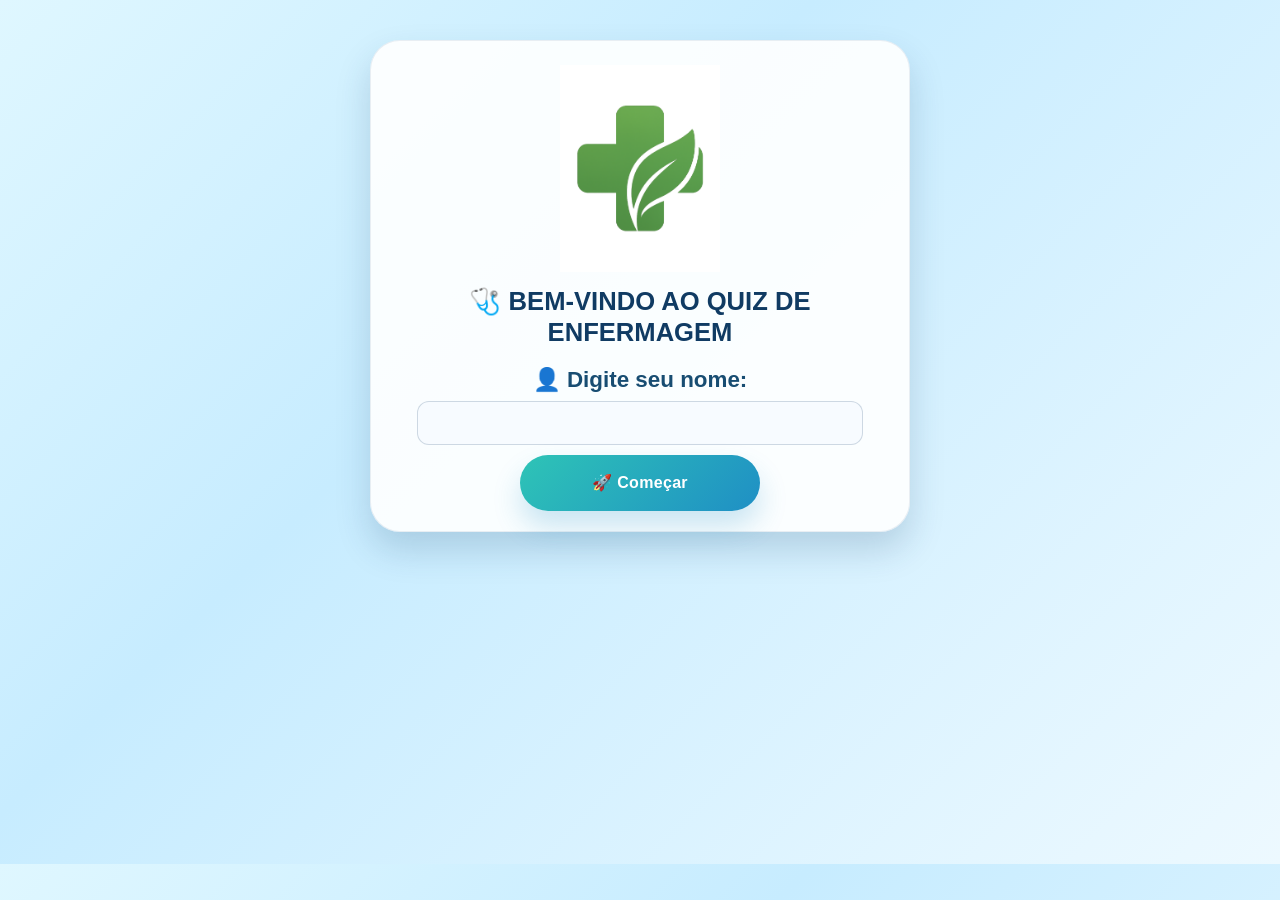
<file: projeto-enfermagens/index.html>
<!DOCTYPE html>
<html lang="pt-br">

<head>
    <meta charset="UTF-8">
    <meta name="viewport" content="width=device-width, initial-scale=1.0">
    <title>Document</title>
    <link rel="stylesheet" href="estilos/inicio.css" media="all">
    <link rel="stylesheet" href="estilos/inicio02.css" media="screen and (max-width: 768px)">
    <link rel="icon" type="image/png" sizes="128x128" href="/img/Design sem nome.png">
</head>

<body>
    <div id="corpo">
        <header>
            <img id="logo-inicio" src="img/logo.png" alt="Logo do quiz de enfermagem">
            <h1 id="titulo">
                🩺 BEM-VINDO AO QUIZ DE ENFERMAGEM
            </h1>
        </header>
        <form autocomplete="on" method="get" action="perguntas.html">
            <p id="dnome">
                <label for="inome">👤 Digite seu nome: <input type="text" name="nome" id="inome" required pattern="[A-Za-zÀ-ÿ ]+" title="Por favor, digite apenas letras."></label>
            </p>
            <p id="inicial"><button id="iinicial" type="submit">🚀 Começar </button></p>
        </form>
    </div>
    <script src="script.js">
    </script>
</body>
</html>
</file>
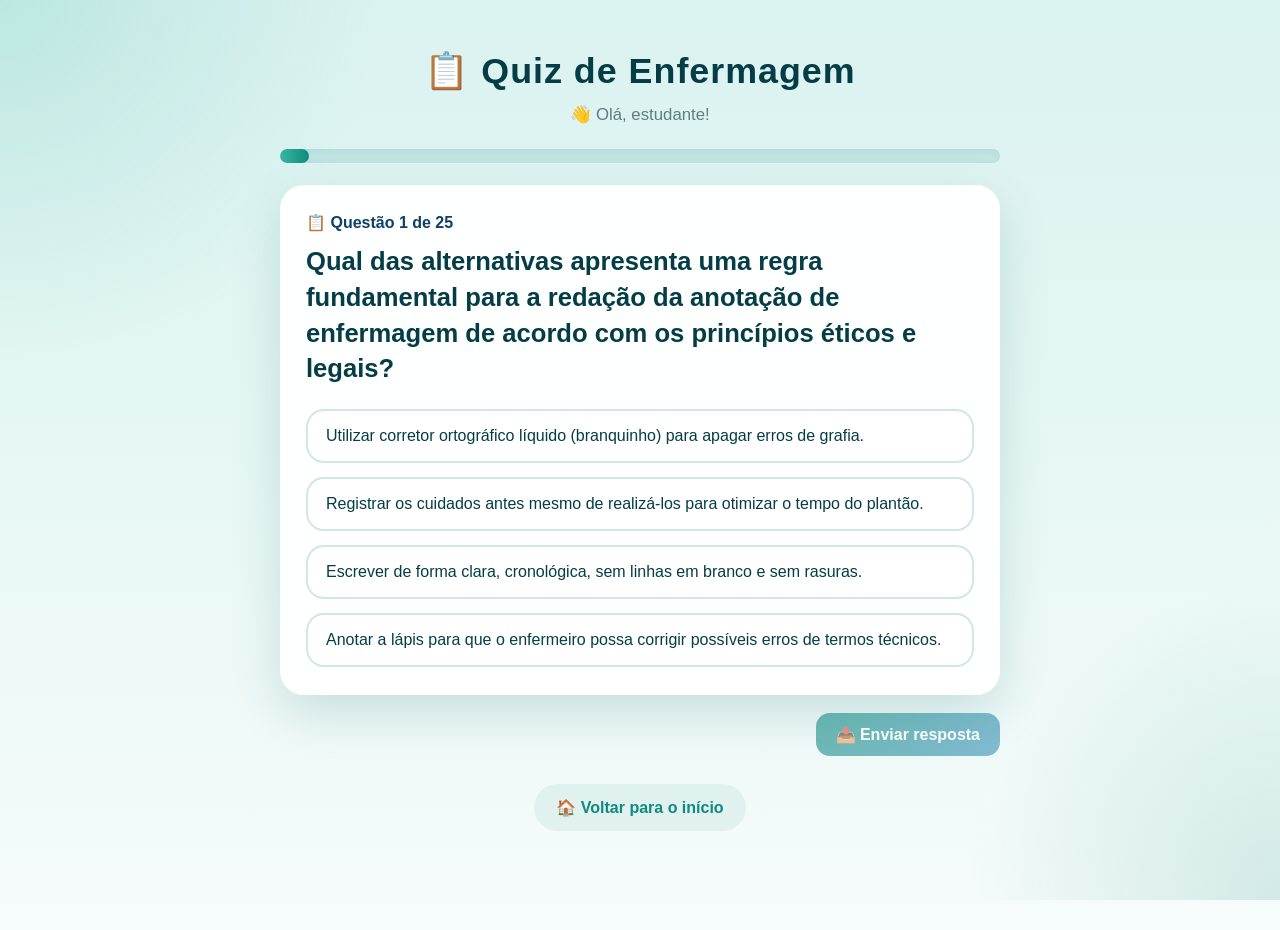
<file: projeto-enfermagens/perguntas.html>
<!DOCTYPE html>
<html lang="pt-br">

<head>
    <meta charset="UTF-8">
    <meta name="viewport" content="width=device-width, initial-scale=1.0">
    <link rel="stylesheet" href="estilos/pergutas.css">
    <title>Document</title>
</head>

<body>
    <div class="quiz-container">
        <header>
            <h1 id="titulo">📋 Quiz de Enfermagem</h1>
            <p id="welcome-message">👋 Olá, estudante!</p>
        </header>

        <main>
            <div class="progress-bar">
                <div class="progress-fill" id="progress-fill"></div>
            </div>

            <section class="question-box">
                <p class="question-number" id="question-number">Pergunta 1 de 5</p>
                <h2 class="question-text" id="question-text">Pergunta será carregada aqui.</h2>
                <div class="answers" id="answers"></div>
            </section>

            <div class="controls">
                <button id="submit-btn" type="button" class="submit-button">📤 Enviar resposta</button>
            </div>
            <div class="result-box hidden" id="result-box">
                <h2>🏆 Resultado</h2>
                <p id="score-text"></p>
                <p id="evaluation-text"></p>
                <button id="retry-btn" type="button">🔄 Refazer</button>
            </div>
        </main>

        <footer>
            <a href="index.html" class="back-link">🏠 Voltar para o início</a>
        </footer>
    </div>

    <script src="script.js"></script>
</body>

</html>
</file>
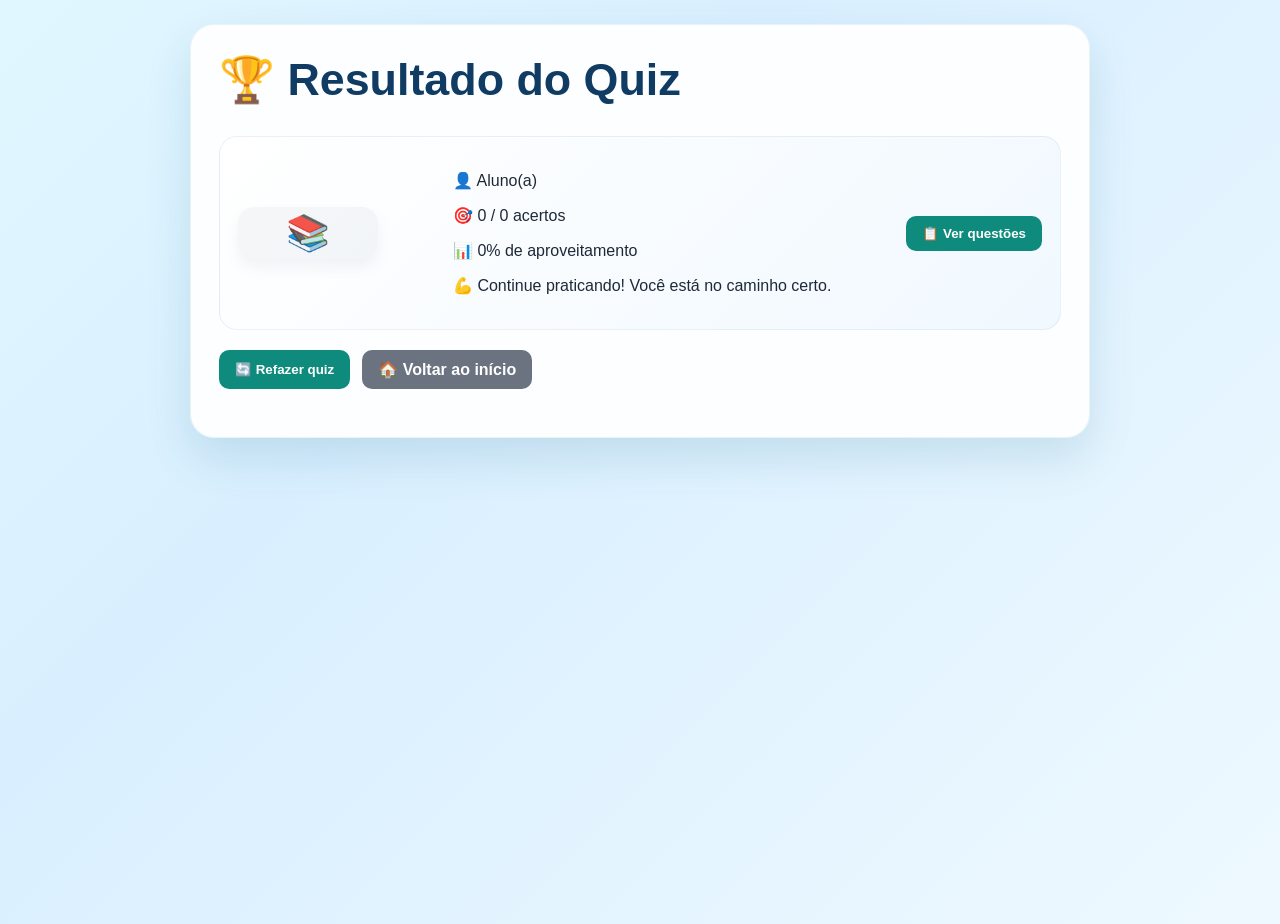
<file: projeto-enfermagens/resultado.html>
<!DOCTYPE html>
<html lang="pt-BR">
<head>
    <meta charset="UTF-8">
    <meta name="viewport" content="width=device-width, initial-scale=1.0">
    <title>Resultado do Quiz</title>
    <link rel="stylesheet" href="resultado.css">
</head>
<body>
    <div id="confetti-layer" class="confetti-layer" aria-hidden="true"></div>

    <main class="container">
        <h1>🏆 Resultado do Quiz</h1>
        <section class="score-box">
            <div id="celebration" class="celebration" aria-hidden="true"></div>
            <div class="result-summary">
                <p id="player-name" class="player-name">👤 Nome:</p>
                <p id="score-text" class="score-text"></p>
                <p id="percentage-text" class="percentage-text"></p>
                <p id="performance-message" class="performance-message"></p>
            </div>
            <button class="btn" id="toggle-review">📋 Ver questões</button>
        </section>

        <section class="actions">
            <button class="btn btn-secondary" id="retry-btn">🔄 Refazer quiz</button>
            <a class="btn btn-link" href="index.html">🏠 Voltar ao início</a>
        </section>

        <section class="review" id="review-section"></section>
    </main>

    <script src="resultado.js"></script>
</body>
</html>
</file>
<file: projeto-enfermagens/estilos/inicio.css>
@charset "UTF8";
* {
    margin: 0px;
    padding: 0px;
}

html,
body {
    height: 96vh;
    width: 100%;
}

body {
    font-family: Arial, Helvetica, sans-serif;
    background: linear-gradient(135deg, #dff7ff 0%, #c7ecff 38%, #edf9ff 100%);
    padding-top: 20px;
    overflow-x: hidden;
    animation: pageFadeIn 1s ease forwards;
}

header {
    display: flex;
    flex-direction: column;
    align-items: center;
    gap: 14px;
    width: 100%;
}

img#logo-inicio {
    width: min(160px, 42vw);
    max-width: 180px;
    height: auto;
    opacity: 0;
    transform: translateY(-18px);
    animation: fadeInUp 0.9s ease forwards;
    animation-delay: 0.2s;
}

h1#titulo {
    text-align: center;
    color: #103b63;
    opacity: 0;
    transform: translateY(-18px);
    animation: fadeInUp 0.9s ease forwards;
    animation-delay: 0.2s;
    font-size: clamp(1.5rem, 2vw, 2.6rem);
    line-height: 1.2;
}

div#corpo {
    background: rgba(255, 255, 255, 0.9);
    margin: auto;
    width: min(92vw, 540px);
    min-height: auto;
    padding: 24px 18px 20px;
    border-radius: 30px;
    margin-top: 20px;
    box-shadow: 0px 18px 35px rgba(16, 59, 99, 0.18);
    display: flex;
    justify-content: center;
    align-items: center;
    flex-direction: column;
    gap: 18px;
    opacity: 0;
    transform: translateY(24px);
    animation: fadeInUp 1s ease forwards;
    animation-delay: 0.35s;
    box-sizing: border-box;
    border: 1px solid rgba(16, 59, 99, 0.08);
}

p#dnome {
    padding-top: 0;
    font-size: clamp(1.1em, 2vw, 1.4em);
    width: 100%;
    text-align: center;
    color: #184d72;
    font-weight: 700;
}

input#inome {
    height: 44px;
    width: 100%;
    max-width: 100%;
    border-radius: 12px;
    border: 1.5px solid rgba(16, 59, 99, 0.18);
    padding: 0 12px;
    box-sizing: border-box;
    margin-top: 8px;
    font-size: 1rem;
    background: #f7fbff;
    transition: border-color 0.2s ease, box-shadow 0.2s ease;
} 

input#inome:focus {
    outline: none;
    border-color: #2ca8d8;
    box-shadow: 0 0 0 4px rgba(44, 168, 216, 0.12);
}

p#inicial {
    padding-top: 0;
    text-align: center;
    font-size: 1.5em;
    margin: 0;
}

button#iinicial {
    border: none;
    border-radius: 999px;
    min-width: 240px;
    height: 56px;
    cursor: pointer;
    padding: 0 28px;
    margin-top: 10px;
    background: linear-gradient(135deg, #2ec4b6, #1f8fc5);
    color: white;
    font-size: 1rem;
    font-weight: 800;
    letter-spacing: 0.02em;
    white-space: nowrap;
    transition: transform 0.25s ease, box-shadow 0.25s ease, filter 0.25s ease;
    transform: scale(0.95);
    animation: popIn 0.8s ease 0.5s both;
    box-shadow: 0 16px 28px rgba(31, 143, 197, 0.22);
}

button#iinicial:hover {
    transform: translateY(-2px) scale(1.02);
    box-shadow: 0 18px 32px rgba(31, 143, 197, 0.28);
    filter: brightness(1.03);
}

@media (min-width: 1400px) {
    body {
        padding-top: 40px;
    }

    div#corpo {
        width: min(70vw, 900px);
        padding: 40px 36px;
        gap: 28px;
        border-radius: 40px;
    }

    header {
        gap: 20px;
    }

    img#logo-inicio {
        width: min(260px, 20vw);
        max-width: 320px;
    }

    h1#titulo {
        font-size: clamp(2rem, 2.8vw, 3rem);
    }

    p#dnome {
        font-size: clamp(1.5rem, 1.8vw, 2.2rem);
    }

    input#inome {
        height: 56px;
        font-size: 1.2rem;
    }

    button#iinicial {
        width: 90px;
        height: 90px;
        background-size: 45px;
        padding: 40px;
    }
}

@media (max-width: 768px) {
    body {
        padding-top: 0;
        height: auto;
        min-height: 100vh;
        display: flex;
        align-items: center;
        justify-content: center;
    }

    div#corpo {
        width: min(94vw, 460px);
        padding: 16px 14px;
        gap: 12px;
        margin: 10px 0;
        border-radius: 22px;
    }

    header {
        gap: 10px;
    }

    img#logo-inicio {
        width: min(110px, 32vw);
    }

    h1#titulo {
        font-size: clamp(1.1rem, 4.3vw, 1.4rem);
        line-height: 1.2;
    }

    p#dnome {
        font-size: clamp(0.95rem, 3.2vw, 1.2rem);
    }

    input#inome {
        height: 38px;
        font-size: 0.95rem;
    }

    button#iinicial {
        min-width: 200px;
        height: 48px;
        padding: 0 20px;
        font-size: 0.95rem;
        margin-top: 10px;
    }
}

@keyframes pageFadeIn {
    from { opacity: 0; }
    to { opacity: 1; }
}

@keyframes fadeInUp {
    from { opacity: 0; transform: translateY(24px); }
    to { opacity: 1; transform: translateY(0); }
}

@keyframes popIn {
    0% { opacity: 0; transform: scale(0.6); }
    60% { opacity: 1; transform: scale(1.08); }
    100% { transform: scale(1); }
}
</file>
<file: projeto-enfermagens/estilos/inicio02.css>
/*@charset "UTF-8";
div#corpo {
    background-color: rgb(255, 255, 255);
    max-width: 300px;
    height: 1000px;
    padding: 20px;
    border-radius: 30px;
    margin-top: 20px;
    box-shadow: 3px 8px 20px rgba(0, 0, 0, 0.233);
    margin-left: 10px;
    margin-right: 10px;
    margin: auto;
} */
</file>
<file: projeto-enfermagens/estilos/pergutas.css>
:root {
    --background: #e8f8f6;
    --card: rgba(255, 255, 255, 0.95);
    --card-shadow: rgba(5, 86, 92, 0.16);
    --primary: #0f8b7d;
    --primary-dark: #0c406a;
    --accent: #378fb7;
    --text: #053d46;
    --muted: #607d82;
    --success: #1f828f;
    --danger: #c74d54;
}

* {
    box-sizing: border-box;
}

body {
    margin: 0;
    font-family: "Segoe UI", Tahoma, Geneva, Verdana, sans-serif;
    background: linear-gradient(180deg, #daf2f0 0%, #e8f8f6 55%, #f6fbfb 100%);
    color: var(--text);
    min-height: 100vh;
}

body::before {
    content: "";
    position: fixed;
    inset: 0;
    background: radial-gradient(circle at top left, rgba(55, 183, 160, 0.18), transparent 24%), radial-gradient(circle at bottom right, rgba(15, 139, 125, 0.15), transparent 20%);
    pointer-events: none;
}

.quiz-container {
    max-width: 760px;
    margin: 30px auto;
    padding: 20px;
    position: relative;
    width: min(96%, 760px);
    animation: fadeInSlide 0.8s ease forwards;
}

header {
    text-align: center;
    margin-bottom: 24px;
}

#titulo {
    font-size: clamp(2rem, 2.8vw, 3rem);
    margin: 0;
    letter-spacing: 1px;
    animation: fadeInTitle 1.2s ease;
}

#welcome-message {
    margin-top: 12px;
    font-size: 1.05rem;
    color: var(--muted);
}

.progress-bar {
    width: 100%;
    height: 14px;
    background: rgba(15, 139, 125, 0.14);
    border-radius: 999px;
    overflow: hidden;
    margin-bottom: 22px;
    box-shadow: inset 0 2px 6px rgba(5, 86, 92, 0.08);
}

.progress-fill {
    width: 0;
    height: 100%;
    background: linear-gradient(90deg, #37b7a0, #0f8b7d);
    border-radius: 999px;
    transition: width 0.4s ease;
}

.question-box,
.result-box {
    background: var(--card);
    border-radius: 24px;
    padding: 28px 26px;
    box-shadow: 0 18px 50px var(--card-shadow);
    backdrop-filter: blur(10px);
    position: relative;
}


/*
.question-box {
    animation: floatCard 6s ease-in-out infinite; 
}
*/

.question-number {
    margin: 0 0 12px;
    font-weight: 700;
    color: var(--primary-dark);
}

.question-text {
    margin: 0 0 22px;
    font-size: clamp(1.35rem, 2vw, 1.8rem);
    line-height: 1.4;
}

.answers {
    display: grid;
    gap: 14px;
}

/* controles e botão Enviar */
.essay-input {
    width: 100%;
    min-height: 120px;
    border: 1px solid rgba(15, 139, 125, 0.2);
    border-radius: 14px;
    padding: 12px 14px;
    resize: vertical;
    background: white;
    color: var(--text);
    font: inherit;
    line-height: 1.45;
}

.essay-input:focus {
    outline: none;
    border-color: var(--accent);
    box-shadow: 0 0 0 3px rgba(55, 183, 160, 0.12);
}

.controls {
    margin-top: 18px;
    display: flex;
    justify-content: flex-end;
}

.submit-button {
    padding: 12px 20px;
    border-radius: 14px;
    border: none;
    background: linear-gradient(135deg, var(--primary), var(--accent));
    color: white;
    font-weight: 800;
    font-size: 1rem;
    cursor: pointer;
    box-shadow: 0 12px 28px rgba(15, 139, 125, 0.18);
    transition: transform 0.18s ease, box-shadow 0.18s ease, opacity 0.12s ease;
}

.submit-button:hover {
    transform: translateY(-3px);
    box-shadow: 0 18px 36px rgba(15, 139, 125, 0.24);
}

.submit-button:active {
    transform: translateY(-1px);
}

.submit-button:focus-visible {
    outline: none;
    box-shadow: 0 0 0 4px rgba(55, 183, 160, 0.15), 0 18px 36px rgba(15, 139, 125, 0.18);
}

.submit-button.ready {
    background: linear-gradient(135deg, #16a34a, #10b981);
    box-shadow: 0 22px 44px rgba(16, 163, 74, 0.28), 0 0 0 6px rgba(16, 163, 74, 0.08);
    transform: translateY(-2px) scale(1.02);
}

.submit-button.ready::after {
    content: '\2022';
    display: inline-block;
    margin-left: 10px;
    color: rgba(255,255,255,0.95);
    font-size: 1.1rem;
    line-height: 1;
    vertical-align: middle;
}

@media (max-width: 560px) {
    .controls {
        justify-content: center;
    }
    .submit-button {
        width: 100%;
        max-width: 420px;
    }
}


/* estilos para questões de associação */

.match-game {
    position: relative;
    display: grid;
    grid-template-columns: 1fr 1fr;
    gap: 18px;
    padding: 12px 0;
}

.match-lines {
    position: absolute;
    inset: 0;
    width: 100%;
    height: 100%;
    pointer-events: none;
    z-index: 0;
}

.match-line {
    fill: none;
    stroke: rgba(113, 134, 255, 0.596);
    stroke-width: 4;
    stroke-linecap: round;
}

.match-column {
    position: relative;
    display: grid;
    gap: 10px;
    z-index: 1;
}

.match-item {
    width: 100%;
    min-height: 58px;
    padding: 12px 14px;
    border: 2px solid rgba(15, 139, 125, 0.18);
    border-radius: 14px;
    background: #fff;
    color: var(--text);
    font-weight: 600;
    text-align: left;
    cursor: pointer;
    transition: transform 0.2s ease, border-color 0.2s ease, background 0.2s ease;
    white-space: normal;
    word-break: break-word;
    hyphens: auto;
}

.match-item:hover {
    transform: translateY(-1px);
    border-color: var(--primary);
}

.match-item.selected {
    border-color: var(--accent);
    background: #eef7ff;
}

.match-item.connected {
    border-color: var(--success);
    background: #e9f8f0;
}

.match-item.connected {
    border-color: var(--success);
    background: #e9f8f0;
}

.match-item.wrong {
    border-color: var(--danger);
    background: #fff0f1;
    animation: shakeMatch 0.4s ease;
}

.match-line.correct {
    stroke: #2ea878;
}

.match-line.wrong {
    stroke: #d9534f;
}

@keyframes shakeMatch {
    0%,
    100% {
        transform: translateX(0);
    }
    25% {
        transform: translateX(-4px);
    }
    75% {
        transform: translateX(4px);
    }
}

.answer-button {
    width: 100%;
    padding: 16px 18px;
    text-align: left;
    border: 2px solid rgba(15, 139, 125, 0.2);
    border-radius: 18px;
    background: white;
    color: var(--text);
    font-size: 1rem;
    cursor: pointer;
    opacity: 0;
    animation: fadeInItem 0.45s ease forwards;
    transition: transform 0.25s ease, border-color 0.25s ease, background-color 0.25s ease, box-shadow 0.25s ease;
}

.answer-button:hover {
    transform: translateY(-2px);
    border-color: var(--primary);
    box-shadow: 0 12px 24px rgba(15, 139, 125, 0.12);
}

/* estado de seleção pendente (antes de enviar) */
.answer-button.pending {
    border-color: var(--accent);
    background: linear-gradient(180deg, rgba(62,168,150,0.06), rgba(62,168,150,0.03));
    box-shadow: 0 10px 20px rgba(15,139,125,0.08);
    transform: translateY(-2px);
}

/* estado após avaliação */
.answer-button.correct {
    border-color: var(--success);
    background: linear-gradient(180deg, rgba(47,159,192,0.08), rgba(47,159,192,0.03));
    box-shadow: 0 12px 28px rgba(31,130,143,0.12);
}

.answer-button.incorrect {
    border-color: var(--danger);
    background: linear-gradient(180deg, rgba(199,77,84,0.06), rgba(199,77,84,0.03));
    box-shadow: 0 8px 18px rgba(199,77,84,0.06);
}

/* botão desabilitado */
.submit-button:disabled {
    opacity: 0.6;
    cursor: not-allowed;
    transform: none;
    box-shadow: none;
}
/*
.answer-button.correct {
    border-color: white;
    background: white;
}
    */

.answer-button.incorrect {
    border-color: white;
    background: white;
}

.result-box {
    margin-top: 24px;
    display: grid;
    gap: 18px;
    text-align: center;
}

.result-box.hidden {
    display: none;
}

.result-box h2 {
    margin: 0;
    font-size: 1.75rem;
}

#score-text,
#evaluation-text {
    margin: 0;
    color: var(--muted);
    line-height: 1.6;
}

#retry-btn,
.back-link {
    display: inline-flex;
    align-items: center;
    justify-content: center;
    padding: 14px 22px;
    border-radius: 999px;
    border: none;
    text-decoration: none;
    font-weight: 700;
    cursor: pointer;
}

#retry-btn {
    background: linear-gradient(135deg, #0f8b7d, #37b7a0);
    color: white;
    box-shadow: 0 16px 32px rgba(15, 139, 125, 0.22);
    transition: transform 0.2s ease, box-shadow 0.2s ease;
}

#retry-btn:hover {
    transform: translateY(-2px);
    box-shadow: 0 20px 36px rgba(15, 139, 125, 0.28);
}

footer {
    margin-top: 28px;
    text-align: center;
}

.back-link {
    color: var(--primary);
    background: rgba(15, 139, 125, 0.08);
}

.back-link:hover {
    background: rgba(15, 139, 125, 0.14);
}

@media (max-width: 768px) {
    .quiz-container {
        margin: 18px auto;
        padding: 16px;
    }
    .question-box,
    .result-box {
        padding: 22px;
    }
    .answer-button {
        padding: 14px 16px;
        font-size: 0.98rem;
    }
}

/* Regras adicionais para responsividade (todas as telas) */
@media (max-width: 900px) {
    .quiz-container { width: min(96%, 760px); padding: 16px; }
    .question-text { font-size: clamp(1.05rem, 2.6vw, 1.5rem); }
    .answer-button { padding: 14px 16px; font-size: 0.98rem; }
}

@media (max-width: 720px) {
    .match-game {
        grid-template-columns: 1fr 1fr;
        gap: 18px;
    }
    .match-lines {
        display: block;
    }
    .match-column {
        gap: 10px;
    }
    .match-column.match-column-left,
    .match-column.match-column-right {
        padding: 12px;
        border: 1px solid rgba(15, 139, 125, 0.16);
        border-radius: 18px;
        background: rgba(255, 255, 255, 0.9);
    }
    .match-column.match-column-left::before,
    .match-column.match-column-right::before {
        content: none;
    }
    .match-hint,
    .match-selection-banner {
        display: none;
    }
    .match-item {
        word-break: break-word;
        white-space: normal;
    }
    .question-box, .result-box { padding: 18px; }
    .controls { justify-content: center; }
}

@media (min-width: 721px) {
    .match-game {
        grid-template-columns: 1fr 1fr;
    }
    .match-column {
        align-items: stretch;
    }
    .match-item {
        white-space: normal;
        word-break: break-word;
    }
}

@media (max-width: 480px) {
    .quiz-container { padding: 12px; margin: 12px auto; }
    .answer-button { padding: 12px 12px; font-size: 0.95rem; }
    .question-text { font-size: 1.05rem; }
    .match-item { min-height: 46px; padding: 10px 12px; }
    .submit-button { width: 100%; }
}

@keyframes floatCard {
    0%,
    100% {
        transform: translateY(0);
    }
    50% {
        transform: translateY(-8px);
    }
}

@keyframes fadeInSlide {
    from {
        opacity: 0;
        transform: translateY(18px);
    }
    to {
        opacity: 1;
        transform: translateY(0);
    }
}

@keyframes fadeInItem {
    from {
        opacity: 0;
        transform: translateY(8px);
    }
    to {
        opacity: 1;
        transform: translateY(0);
    }
}

@keyframes pulseButton {
    0%, 100% { transform: scale(1); }
    50% { transform: scale(1.02); }
}

@keyframes fadeInTitle {
    from {
        opacity: 0;
        transform: translateY(-10px);
    }
    to {
        opacity: 1;
        transform: translateY(0);
    }
}
</file>
<file: projeto-enfermagens/resultado.css>
* {
    box-sizing: border-box;
}

body {
    margin: 0;
    font-family: Arial, sans-serif;
    background: linear-gradient(135deg, #e1f7ff 0%, #d9efff 35%, #eef9ff 100%);
    color: #1f2937;
    position: relative;
    min-height: 100vh;
}

.confetti-layer {
    position: fixed;
    inset: 0;
    pointer-events: none;
    overflow: hidden;
    opacity: 0;
}

.confetti-layer.active {
    opacity: 1;
}

.confetti-piece {
    position: absolute;
    top: -12px;
    width: 10px;
    height: 18px;
    border-radius: 999px;
    opacity: 0.9;
    animation: confettiFall 2.4s ease-in forwards;
}

.container {
    max-width: 900px;
    width: min(96%, 900px);
    margin: 24px auto;
    background: rgba(255, 255, 255, 0.9);
    border-radius: 24px;
    padding: 28px;
    box-shadow: 0 20px 45px rgba(17, 98, 125, 0.14);
    animation: fadeInSlide 0.8s ease forwards;
    border: 1px solid rgba(17, 98, 125, 0.08);
}

h1 {
    margin-top: 0;
    color: #103b63;
    font-size: clamp(2rem, 4vw, 2.8rem);
}

.score-box {
    display: flex;
    justify-content: space-between;
    align-items: center;
    background: linear-gradient(135deg, rgba(255,255,255,0.96), rgba(240,248,255,0.96));
    border: 1px solid rgba(17, 98, 125, 0.08);
    border-radius: 18px;
    padding: 18px;
    margin-bottom: 20px;
    gap: 16px;
}

@media (max-width: 720px) {
    .score-box { flex-direction: column; align-items: stretch; gap: 12px; }
    .celebration { order: -1; text-align: center; }
    .actions { width: 100%; justify-content: center; }
}

.celebration {
    width: 140px;
    min-width: 120px;
    text-align: center;
    font-size: 1.6rem;
    line-height: 1;
    padding: 8px 10px;
    border-radius: 16px;
    transition: transform 0.2s ease, box-shadow 0.2s ease;
    background: rgba(127, 190, 255, 0.08);
}

.celebration .emoji {
    display: block;
    font-size: 2.2rem;
    margin-bottom: 0;
    transform-origin: center;
}

.celebration.perfect {
    background: rgba(255, 215, 0, 0.12);
    box-shadow: 0 8px 18px rgba(245, 158, 11, 0.18);
}

.celebration.perfect .emoji {
    animation: pop 900ms ease both;
}

.celebration.great {
    background: rgba(16, 185, 129, 0.08);
    box-shadow: 0 8px 16px rgba(16, 185, 129, 0.12);
}

.celebration.great .emoji {
    animation: bounce 900ms ease both;
}

.celebration.good {
    background: rgba(59, 130, 246, 0.06);
    box-shadow: 0 8px 16px rgba(59, 130, 246, 0.08);
}

.celebration.good .emoji {
    animation: float 1200ms ease-in-out infinite;
}

.celebration.low {
    background: rgba(107, 114, 128, 0.06);
    box-shadow: 0 8px 14px rgba(107, 114, 128, 0.08);
}

.celebration.low .emoji {
    animation: gentleWobble 1100ms ease-in-out infinite alternate;
    opacity: 0.9;
}

@keyframes pop {
    0% { transform: scale(0.45) rotate(-8deg); opacity: 0; }
    45% { transform: scale(1.2) rotate(7deg); opacity: 1; }
    75% { transform: scale(0.96) rotate(-2deg); }
    100% { transform: scale(1) rotate(0deg); }
}

@keyframes bounce {
    0% { transform: translateY(0) scale(1); }
    30% { transform: translateY(-10px) scale(1.04); }
    60% { transform: translateY(2px) scale(0.98); }
    100% { transform: translateY(0) scale(1); }
}

@keyframes float {
    0% { transform: translateY(0); }
    50% { transform: translateY(-6px); }
    100% { transform: translateY(0); }
}

@keyframes gentleWobble {
    0% { transform: rotate(-3deg) scale(0.98); }
    50% { transform: rotate(3deg) scale(1.02); }
    100% { transform: rotate(-1deg) scale(1); }
}
@keyframes fadeInItem {
    from { opacity: 0; transform: translateY(10px); }
    to { opacity: 1; transform: translateY(0); }
}

@keyframes confettiFall {
    0% {
        transform: translate3d(0, 0, 0) rotate(0deg) scale(1);
        opacity: 0;
    }
    10% {
        opacity: 1;
    }
    100% {
        transform: translate3d(var(--x-shift, 0px), 110vh, 0) rotate(540deg) scale(0.8);
        opacity: 0;
    }
}
.actions {
    display: flex;
    gap: 12px;
    margin-bottom: 20px;
}

@media (max-width: 560px) {
    .actions { flex-direction: column; }
    .btn { width: 100%; }
    .btn-link { text-align: center; }
}

.btn {
    background: #0f8b7d;
    color: #fff;
    border: none;
    border-radius: 10px;
    padding: 10px 16px;
    cursor: pointer;
    font-weight: 700;
    text-decoration: none;
    display: inline-flex;
    align-items: center;
    justify-content: center;
    transition: transform 0.2s ease, box-shadow 0.2s ease;
}

.btn-secondary {
    background: #0f8b7d;
}

.btn-link {
    background: #6b7280;
}

.review {
    display: none;
    margin-top: 18px;
}

.review-item {
    border: 1px solid #e5e7eb;
    border-radius: 12px;
    padding: 16px;
    margin-bottom: 12px;
    background: #fff;
    opacity: 0;
    transform: translateY(10px);
    animation: fadeInItem 0.45s ease forwards;
}

.review-item:nth-child(1) { animation-delay: 0.08s; }
.review-item:nth-child(2) { animation-delay: 0.16s; }
.review-item:nth-child(3) { animation-delay: 0.24s; }
.review-item:nth-child(4) { animation-delay: 0.32s; }
.review-item:nth-child(5) { animation-delay: 0.40s; }

.review-item.correct {
    border-left: 6px solid #2e9e5d;
    background: #f3fbf6;
}

.review-item.wrong {
    border-left: 6px solid #d94a3d;
    background: #fff7f6;
}

.review-item p {
    margin: 6px 0;
}

.review-item .result-tag {
    display: inline-block;
    margin-top: 8px;
    font-weight: 700;
}
</file>
